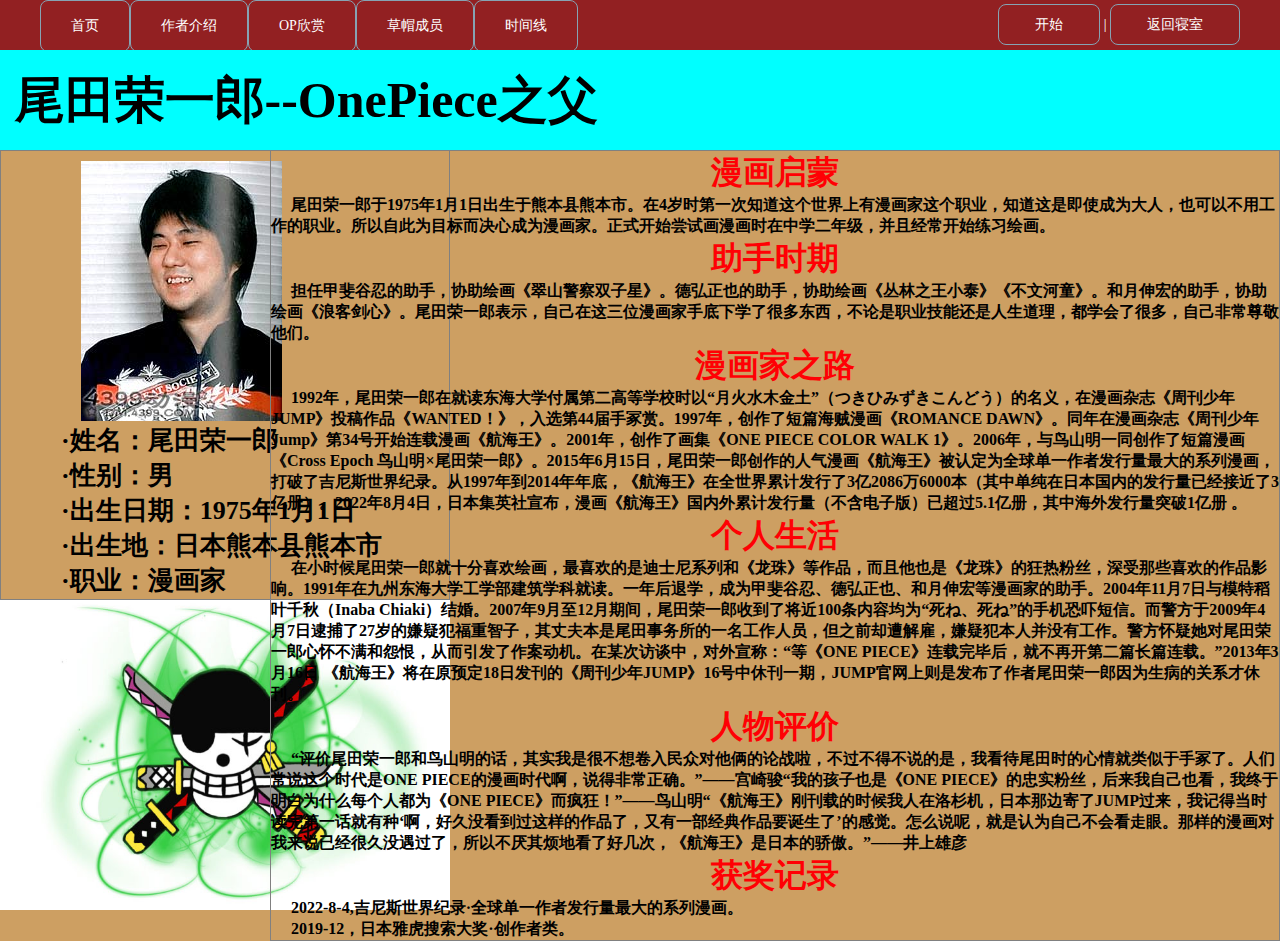
<file: web/author.html>
<!doctype html>
<html>
<head>
<meta charset="utf-8">
<title>作者介绍</title>
<link href="css/index.css" rel="stylesheet" type="text/css">
<link href="css/introduction.css" rel="stylesheet" type="text/css">
<style type="text/css">
body,td,th {
	color: #000000;
}
body {
	background-color: #CD9F62;
}
</style>
</head>

<body>
	<header>
	    <div class="dh">
		     <div class="dhz">
		          <a href="index(1).html">首页</a>
				  <a href="author.html">作者介绍</a>
			      <a href="OP.html">OP欣赏</a>
			      <a href="members.html">草帽成员</a>
			      <a href="time.html">时间线</a>
			 </div>
	      <div class="dhy">
			      <a href="../index.html">开始</a>&nbsp;|
			      <a href="https://sqy901.github.io/">返回寝室</a>
		  </div>
		</div>
	</header>
<table width="200" border="0" class="tit">
  <tbody>
    <tr>
      <th scope="col">&nbsp;尾田荣一郎--OnePiece之父</th>
    </tr>
  </tbody>
</table>
<table width="200" border="1" class="wt">
  <tbody>
    <tr>
      <th scope="col"><img src="../image/999.jpg" class="wtz" width="201" height="260" alt=""/>
		  <h1>·姓名：尾田荣一郎</h1>
		  <h1>·性别：男</h1>
		  <h1>·出生日期：1975年1月1日</h1>
		  <h1>·出生地：日本熊本县熊本市</h1>
		  <h1>·职业：漫画家</h1>
		</th>
    </tr>
  </tbody>
</table>
<img src="../image/123.jpg" class="sl" width="700" height="466" alt=""/>
	
<table width="200" border="1" class="jieshao">
  <tbody>
    <tr>
      <th scope="col" class="js11"><h1 >漫画启蒙</h1>&nbsp;&nbsp;&nbsp;&nbsp;&nbsp;尾田荣一郎于1975年1月1日出生于熊本县熊本市。在4岁时第一次知道这个世界上有漫画家这个职业，知道这是即使成为大人，也可以不用工作的职业。所以自此为目标而决心成为漫画家。正式开始尝试画漫画时在中学二年级，并且经常开始练习绘画。<h1>助手时期</h1>&nbsp;&nbsp;&nbsp;&nbsp;&nbsp;担任甲斐谷忍的助手，协助绘画《翠山警察双子星》。德弘正也的助手，协助绘画《丛林之王小泰》《不文河童》。和月伸宏的助手，协助绘画《浪客剑心》。尾田荣一郎表示，自己在这三位漫画家手底下学了很多东西，不论是职业技能还是人生道理，都学会了很多，自己非常尊敬他们。<h1>漫画家之路</h1>&nbsp;&nbsp;&nbsp;&nbsp;&nbsp;1992年，尾田荣一郎在就读东海大学付属第二高等学校时以“月火水木金土”（つきひみずきこんどう）的名义，在漫画杂志《周刊少年JUMP》投稿作品《WANTED！》，入选第44届手冢赏。1997年，创作了短篇海贼漫画《ROMANCE DAWN》。同年在漫画杂志《周刊少年Jump》第34号开始连载漫画《航海王》。2001年，创作了画集《ONE PIECE COLOR WALK 1》。2006年，与鸟山明一同创作了短篇漫画《Cross Epoch 鸟山明×尾田荣一郎》。2015年6月15日，尾田荣一郎创作的人气漫画《航海王》被认定为全球单一作者发行量最大的系列漫画，打破了吉尼斯世界纪录。从1997年到2014年年底，《航海王》在全世界累计发行了3亿2086万6000本（其中单纯在日本国内的发行量已经接近了3亿册）。2022年8月4日，日本集英社宣布，漫画《航海王》国内外累计发行量（不含电子版）已超过5.1亿册，其中海外发行量突破1亿册  。<h1>个人生活</h1>&nbsp;&nbsp;&nbsp;&nbsp;&nbsp;在小时候尾田荣一郎就十分喜欢绘画，最喜欢的是迪士尼系列和《龙珠》等作品，而且他也是《龙珠》的狂热粉丝，深受那些喜欢的作品影响。1991年在九州东海大学工学部建筑学科就读。一年后退学，成为甲斐谷忍、德弘正也、和月伸宏等漫画家的助手。2004年11月7日与模特稻叶千秋（Inaba Chiaki）结婚。2007年9月至12月期间，尾田荣一郎收到了将近100条内容均为“死ね、死ね”的手机恐吓短信。而警方于2009年4月7日逮捕了27岁的嫌疑犯福重智子，其丈夫本是尾田事务所的一名工作人员，但之前却遭解雇，嫌疑犯本人并没有工作。警方怀疑她对尾田荣一郎心怀不满和怨恨，从而引发了作案动机。在某次访谈中，对外宣称：“等《ONE PIECE》连载完毕后，就不再开第二篇长篇连载。”2013年3月16日 《航海王》将在原预定18日发刊的《周刊少年JUMP》16号中休刊一期，JUMP官网上则是发布了作者尾田荣一郎因为生病的关系才休刊。<h1>人物评价</h1>&nbsp;&nbsp;&nbsp;&nbsp;&nbsp;“评价尾田荣一郎和鸟山明的话，其实我是很不想卷入民众对他俩的论战啦，不过不得不说的是，我看待尾田时的心情就类似于手冢了。人们常说这个时代是ONE PIECE的漫画时代啊，说得非常正确。”——宫崎骏“我的孩子也是《ONE PIECE》的忠实粉丝，后来我自己也看，我终于明白为什么每个人都为《ONE PIECE》而疯狂！”——鸟山明“《航海王》刚刊载的时候我人在洛杉机，日本那边寄了JUMP过来，我记得当时读完第一话就有种‘啊，好久没看到过这样的作品了，又有一部经典作品要诞生了’的感觉。怎么说呢，就是认为自己不会看走眼。那样的漫画对我来说已经很久没遇过了，所以不厌其烦地看了好几次，《航海王》是日本的骄傲。”——井上雄彦<h1>获奖记录</h1>&nbsp;&nbsp;&nbsp;&nbsp;&nbsp;2022-8-4,吉尼斯世界纪录·全球单一作者发行量最大的系列漫画。<h1></h1>&nbsp;&nbsp;&nbsp;&nbsp;&nbsp;2019-12，日本雅虎搜索大奖·创作者类。</th>
    </tr>
  </tbody>
</table>


</body>
</html>
</file>
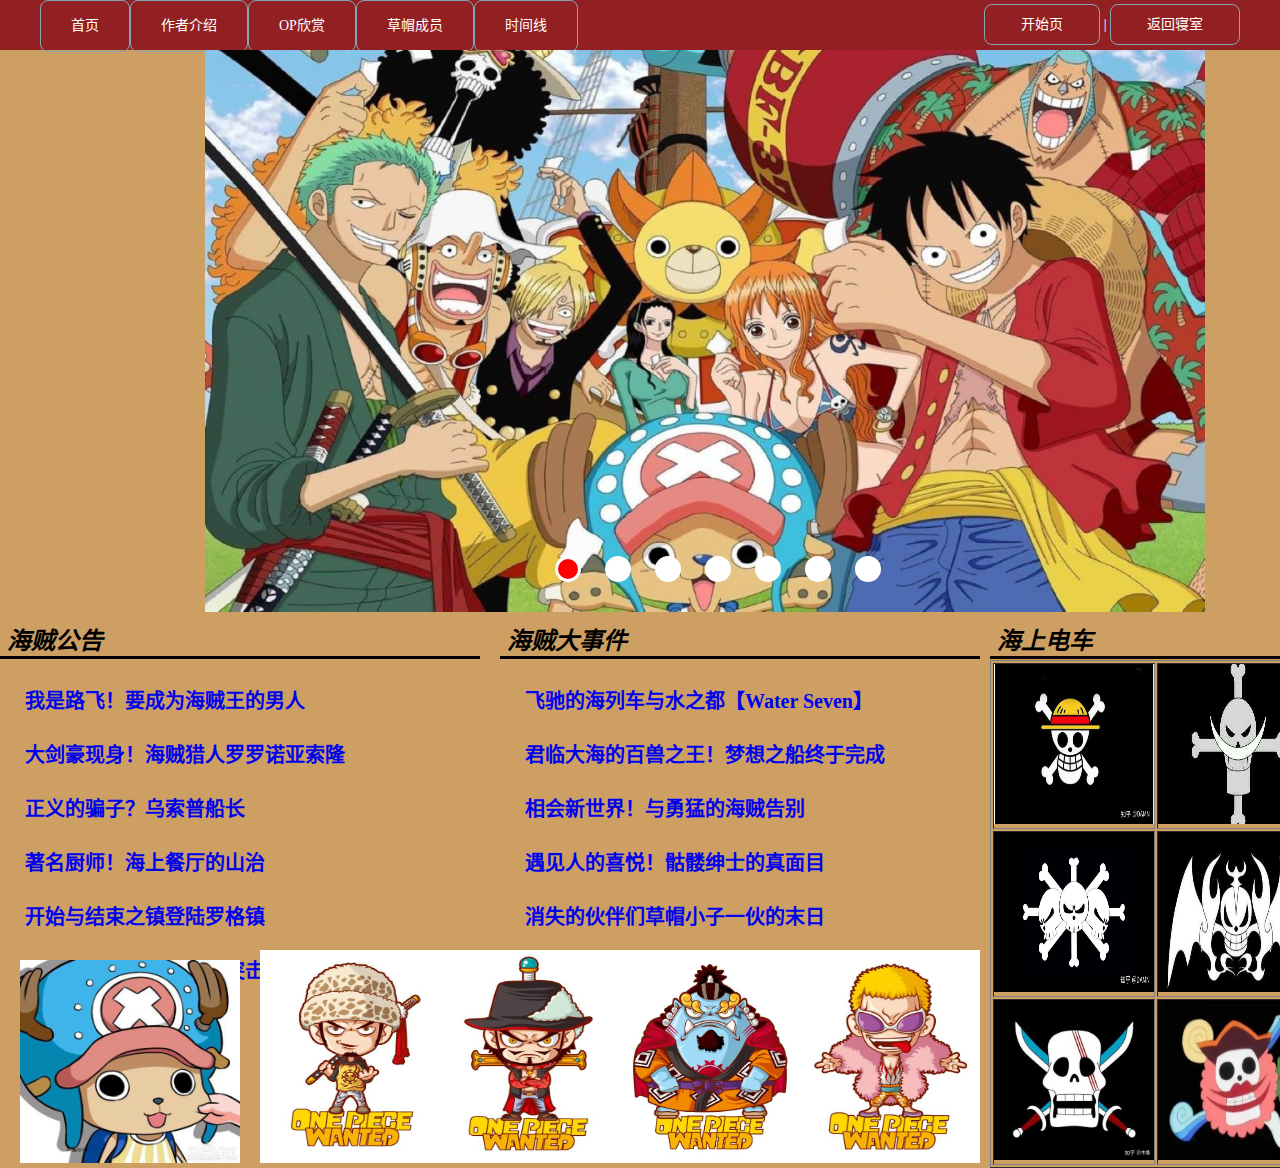
<file: web/index(1).html>
<!DOCTYPE html>
<html lang="zh-CN">
	<head>
		<meta charset="utf-8" />
		<meta name="viewport" content="width=device-width, initial-scale=1.0" />
		<title>海贼王</title>
		<link rel="stylesheet" href="css/css.css" />
		<link href="css/index.css" rel="stylesheet" type="text/css">
		<style type="text/css">
		body,td,th {
	color: #000000;
}
body {
	background-color: #CD9F62;
}
        </style>
		<link href="css/main.css" rel="stylesheet" type="text/css">
    </head>
<body>
	<header>
	    <div class="dh">
		     <div class="dhz">
		          <a href="index(1).html">首页</a>
				  <a href="author.html">作者介绍</a>
			      <a href="OP.html">OP欣赏</a>
			      <a href="members.html">草帽成员</a>
			      <a href="time.html">时间线</a>
			 </div>
	      <div class="dhy">
			      <a href="../index.html">开始页</a>&nbsp;|
			      <a href="https://sqy901.github.io/">返回寝室</a>
		  </div>
		</div>
	</header>
<div class="swiper">
	<input type="radio" name="btn" id="btn1" checked />
			<input type="radio" name="btn" id="btn2" />
			<input type="radio" name="btn" id="btn3" />
			<input type="radio" name="btn" id="btn4" />
			<input type="radio" name="btn" id="btn5" />
			<input type="radio" name="btn" id="btn6" />
			<input type="radio" name="btn" id="btn7" />
			<label for="btn1"></label>
			<label for="btn2"></label>
			<label for="btn3"></label>
			<label for="btn4"></label>
			<label for="btn5"></label>
			<label for="btn6"></label>
			<label for="btn7"></label>
			<div class="imagesc">
				<a href="#"><img src="../image/1.1.jpg" alt=""></a>
				<a href="#"><img src="../image/1.2.jpg" alt=""></a>
				<a href="#"><img src="../image/1.3.jpg" alt=""></a>
				<a href="#"><img src="../image/1.4.jpg" alt=""></a>
				<a href="#"><img src="../image/1.5.jpg" alt=""></a>
				<a href="#"><img src="../image/1.6.jpg" alt=""></a>
				<a href="#"><img src="../image/1.7.jpg" alt=""></a>
			</div>
		</div>
	
<table width="200" border="1" class="title1">
  <tbody>
    <tr>
      <th scope="col"><strong class="z1"><em> &nbsp;海贼公告 </em></strong></th>
    </tr>
  </tbody>
</table>

<table width="200" border="0" class="z2">
  <tbody>
    <tr>
      <th scope="col"><a href="https://www.iqiyi.com/v_19rrok4nt0.html">飞驰的海列车与水之都【Water Seven】</a></th>
    </tr>
    <tr>
      <th scope="row"><a href="https://www.iqiyi.com/v_19rrok4nt0.html">君临大海的百兽之王！梦想之船终于完成</a></th>
    </tr>
    <tr>
      <th scope="row"><a href="https://www.iqiyi.com/v_19rrok4nt0.html">相会新世界！与勇猛的海贼告别</a></th>
    </tr>
    <tr>
      <th scope="row"><a href="https://www.iqiyi.com/v_19rrok4nt0.html">遇见人的喜悦！骷髅绅士的真面目</a></th>
    </tr>
    <tr>
      <th scope="row"><a href="https://www.iqiyi.com/v_19rrok4nt0.html">消失的伙伴们草帽小子一伙的末日</a></th>
    </tr>
    <tr>
      <th scope="row"><a href="https://www.iqiyi.com/v_19rrok4nt0.html">演出开幕 揭开黑胡子的野心</a></th>
    </tr>
  </tbody>
</table>


<table width="200" border="1" class="title2">
  <tbody>
    <tr>
      <th scope="col"><strong class="c1"><em> &nbsp;海贼大事件</em></strong></th>
    </tr>
  </tbody>
</table>
<table width="200" border="0" class="c2">
  <tbody>
    <tr>
      <th scope="col"><a href="https://www.iqiyi.com/v_19rrok4nt0.html">我是路飞！要成为海贼王的男人</a></th>
    </tr>
    <tr>
      <th scope="row"><a href="https://www.iqiyi.com/v_19rrok4nt0.html">大剑豪现身！海贼猎人罗罗诺亚索隆</a></th>
    </tr>
    <tr>
      <th scope="row"><a href="https://www.iqiyi.com/v_19rrok4nt0.html">正义的骗子？乌索普船长</a></th>
    </tr>
    <tr>
      <th scope="row"><a href="https://www.iqiyi.com/v_19rrok4nt0.html">著名厨师！海上餐厅的山治</a></th>
    </tr>
    <tr>
      <th scope="row"><a href="https://www.iqiyi.com/v_19rrok4nt0.html">开始与结束之镇登陆罗格镇</a></th>
    </tr>
    <tr>
      <th scope="row"><a href="https://www.iqiyi.com/v_19rrok4nt0.html">让船向空中去吧！乘上突击的海流</a></th>
    </tr>
  </tbody>
</table>
	
	
<table width="200" border="1" class="title3">
  <tbody>
    <tr>
      <th scope="col"><strong class="y1"><em> &nbsp;海上电车 </em></strong></th>
    </tr>
  </tbody>
</table>
	
<table width="200" border="1" class="t1">
  <tbody>
    <tr>
      <th scope="col"><img src="../image/5.1.jpg" width="873" height="577" alt=""/></th>
      <th scope="col"><img src="../image/5.6.jpg" width="480" height="272" alt=""/></th>
      <th scope="col"><img src="../image/5.4.jpg" width="502" height="378" alt=""/></th>
    </tr>
    <tr>
      <td><img src="../image/5.2.jpg" width="1032" height="584" alt=""/></td>
      <td><img src="../image/5.7.jpg" width="582" height="305" alt=""/></td>
      <td><img src="../image/5.5.jpg" width="1426" height="1000" alt=""/></td>
    </tr>
    <tr>
      <td><img src="../image/5.9.jpg" width="462" height="427" alt=""/></td>
      <td><img src="../image/5.8.jpg" width="502" height="336" alt=""/></td>
      <td><img src="../image/5.3.jpg" width="650" height="433" alt=""/></td>
    </tr>
  </tbody>
</table>
<img src="../image/82.jpg" class="tp1" width="480" height="480" alt=""/>
<img src="../image/78.jpg" class="tp2" width="448" height="596" alt=""/>
<img src="../image/77.jpg" class="tp3" width="491" height="616" alt=""/>
<img src="../image/80.jpg" class="tp4" width="452" height="642" alt=""/>
<img src="../image/81.jpg" class="tp5" width="442" height="587" alt=""/>
</body>
</html>
</file>
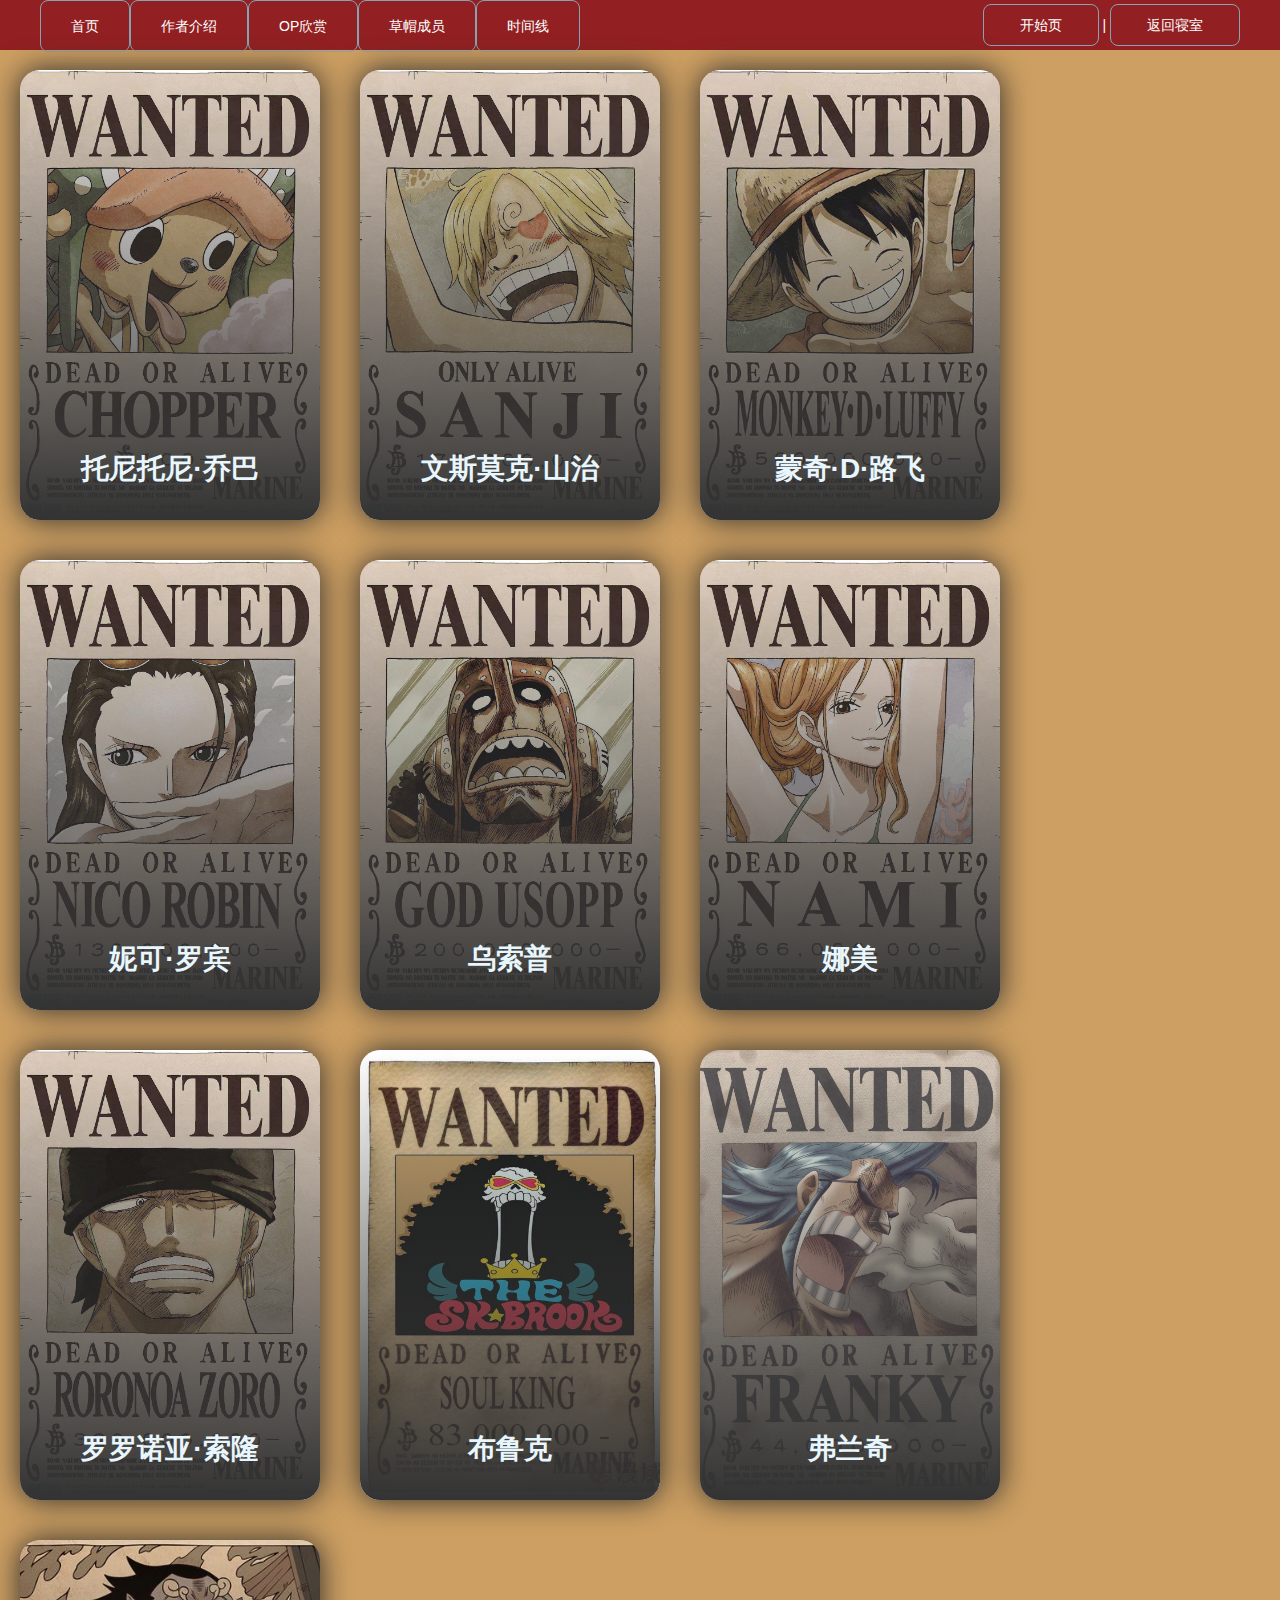
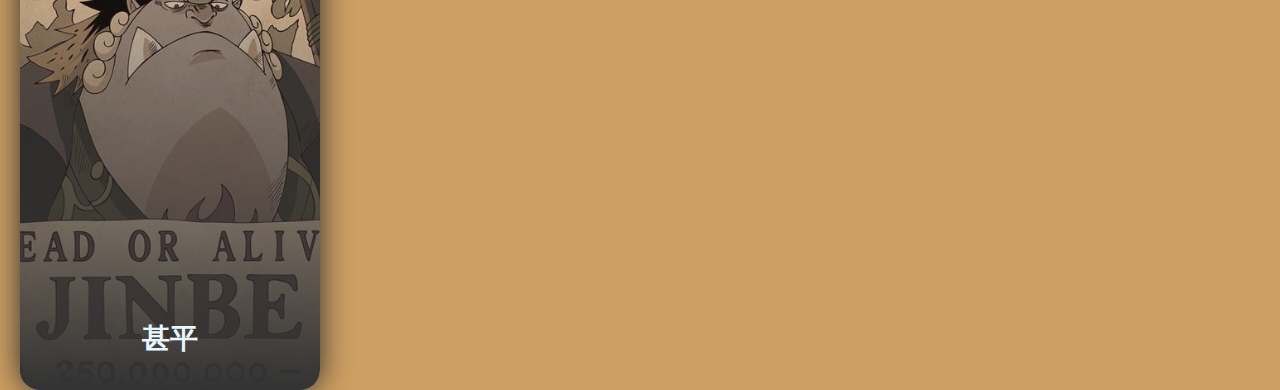
<file: web/members.html>
<!DOCTYPE html>
<html lang="zh-Hans">

<head>
    <meta charset="UTF-8">
    <meta name="viewport" content="width=device-width, initial-scale=1.0">
    <title>草帽成员</title>
    <link rel="stylesheet" href="css/members.css">
	<link href="css/index.css" rel="stylesheet" type="text/css">
</head>

<body>
	<header>
	    <div class="dh">
		     <div class="dhz">
		          <a href="index(1).html">首页</a>
				  <a href="author.html">作者介绍</a>
			      <a href="OP.html">OP欣赏</a>
			      <a href="members.html">草帽成员</a>
				  <a href="time.html">时间线</a>
			 </div>
	      <div class="dhy">
			      <a href="../index.html">开始页</a>&nbsp;|
			      <a href="https://sqy901.github.io/">返回寝室</a>
			 </div>
		</div>
	</header>
    <div class="card">
        <div class="photo">
            <img src="../image/A.jpg">
        </div>
        <h1>托尼托尼·乔巴</h1>
        <h2>爱吃棉花糖的乔巴，船医</h2>
        <p>能力：人人果实。出身：伟大航路·磁鼓岛-无名国。目标：成为“万能药”。</p>
        <a href="https://baike.sogou.com/v427524.htm">了解更多</a>
    </div>
    <div class="card">
        <div class="photo">
            <img src="../image/B.jpg">
        </div>
        <h1>文斯莫克·山治</h1>
        <h2>黑足，厨师</h2>
        <p>能力：踢技，武装色霸气，见闻色霸气，战斗服。出身：北海-杰尔玛王国。目标：找到All Blue。</p>
        <a href="https://baike.sogou.com/v120347.htm">了解更多</a>
    </div>
    <div class="card">
        <div class="photo">
            <img src="../image/C.jpg">
        </div>
        <h1>蒙奇·D·路飞</h1>
        <h2>草帽，船长</h2>
        <p>能力：橡胶果实，霸王色霸气，武装色霸气，见闻色霸气，体术。出身：东海-哥亚王国-风车镇。目标：成为海贼王。</p>
        <a href="https://baike.sogou.com/v427519.htm">了解更多</a>
    </div>
	<div class="card">
        <div class="photo">
            <img src="../image/D.jpg">
        </div>
        <h1>妮可·罗宾</h1>
        <h2>恶魔之子，考古学家</h2>
        <p>能力：花花果实。出身：西海-欧哈拉。目标：解开历史正文。</p>
        <a href="https://baike.sogou.com/v49057.htm">了解更多</a>
    </div>
	<div class="card">
        <div class="photo">
            <img src="../image/E.jpg">
        </div>
        <h1>乌索普</h1>
        <h2>狙击王，狙击手</h2>
        <p>能力：狙击。出身：东海-西罗普村。目标：成为勇敢的海上战士。</p>
        <a href="https://baike.sogou.com/v115255.htm">了解更多</a>
    </div>
    <div class="card">
        <div class="photo">
            <img src="../image/F.jpg">
        </div>
        <h1>娜美</h1>
        <h2>小贼猫，航海士</h2>
        <p>能力：武器天候棒。出身：东海-可可亚西村。目标：绘制世界地图。</p>
        <a href="https://baike.sogou.com/v64453627.htm">了解更多</a>
    </div>
	<div class="card">
        <div class="photo">
            <img src="../image/G.jpg">
        </div>
        <h1>罗罗诺亚·索隆</h1>
        <h2>海贼猎人，剑士</h2>
        <p>能力：剑术，武装色霸气，见闻色霸气。出身：东海-霜月村。目标：成为世界第一的大剑豪。</p>
        <a href="https://baike.sogou.com/v283474.htm">了解更多</a>
    </div>
	<div class="card">
        <div class="photo">
            <img src="../image/H.jpg">
        </div>
        <h1>布鲁克</h1>
        <h2>灵魂之王，音乐家</h2>
        <p>能力：黄泉果实，剑术。出身：西海某国。目标：与拉布汇合。</p>
        <a href="https://baike.sogou.com/v157956.htm">了解更多</a>
    </div>
	<div class="card">
        <div class="photo">
            <img src="../image/I.jpg">
        </div>
        <h1>弗兰奇</h1>
        <h2>改造人，船匠</h2>
        <p>能力：改造武器。出身：南海某国。目标：乘坐自己制作的梦想之船绕伟大航线一周。</p>
        <a href="https://baike.sogou.com/v157962.htm">了解更多</a>
    </div>
	<div class="card">
        <div class="photo">
            <img src="../image/J.jpg">
        </div>
        <h1>甚平</h1>
        <h2>海侠，舵手</h2>
        <p>能力：鱼人空手道、鱼人柔术、武装色霸气。出身：鱼人岛。目标：帮助路飞成为海贼王，让鱼人族获得真正的自由。</p>
        <a href="https://baike.sogou.com/v5242257.htm">了解更多</a>
    </div>
</body>

</html>
</file>
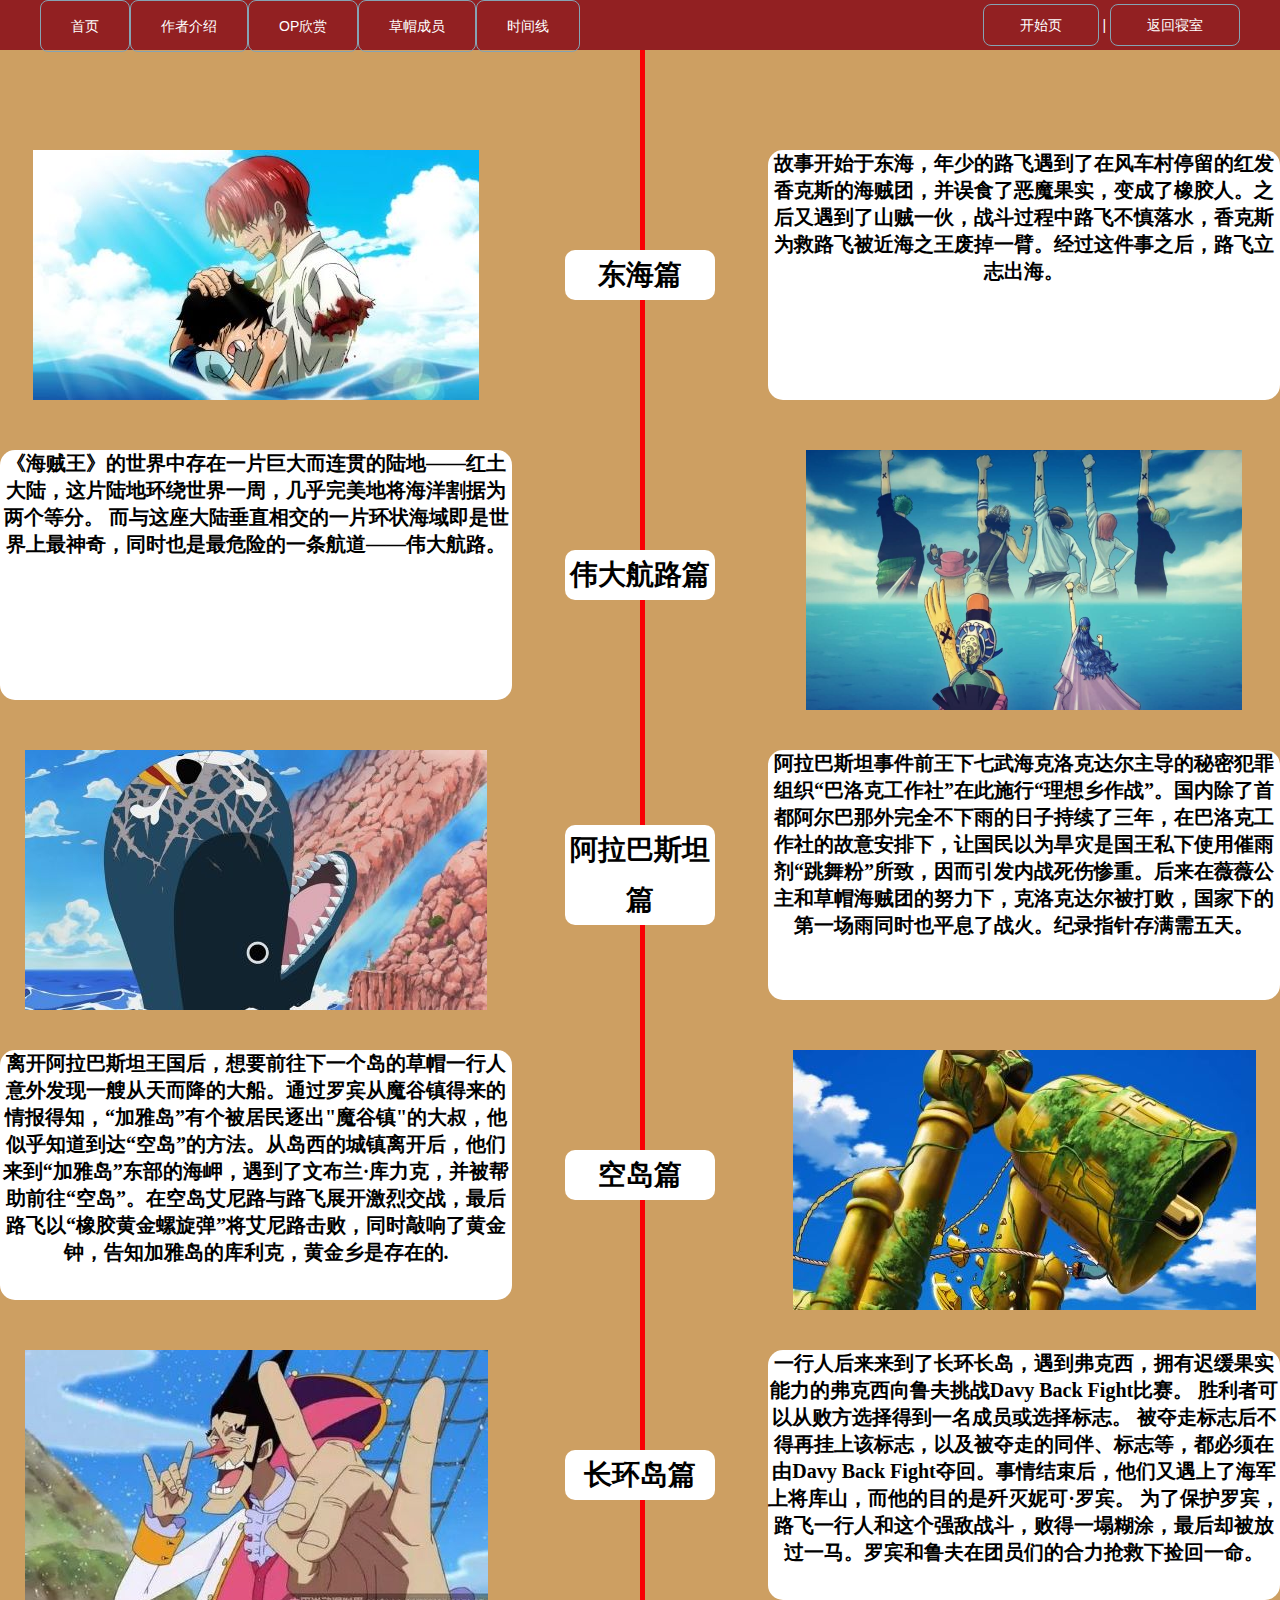
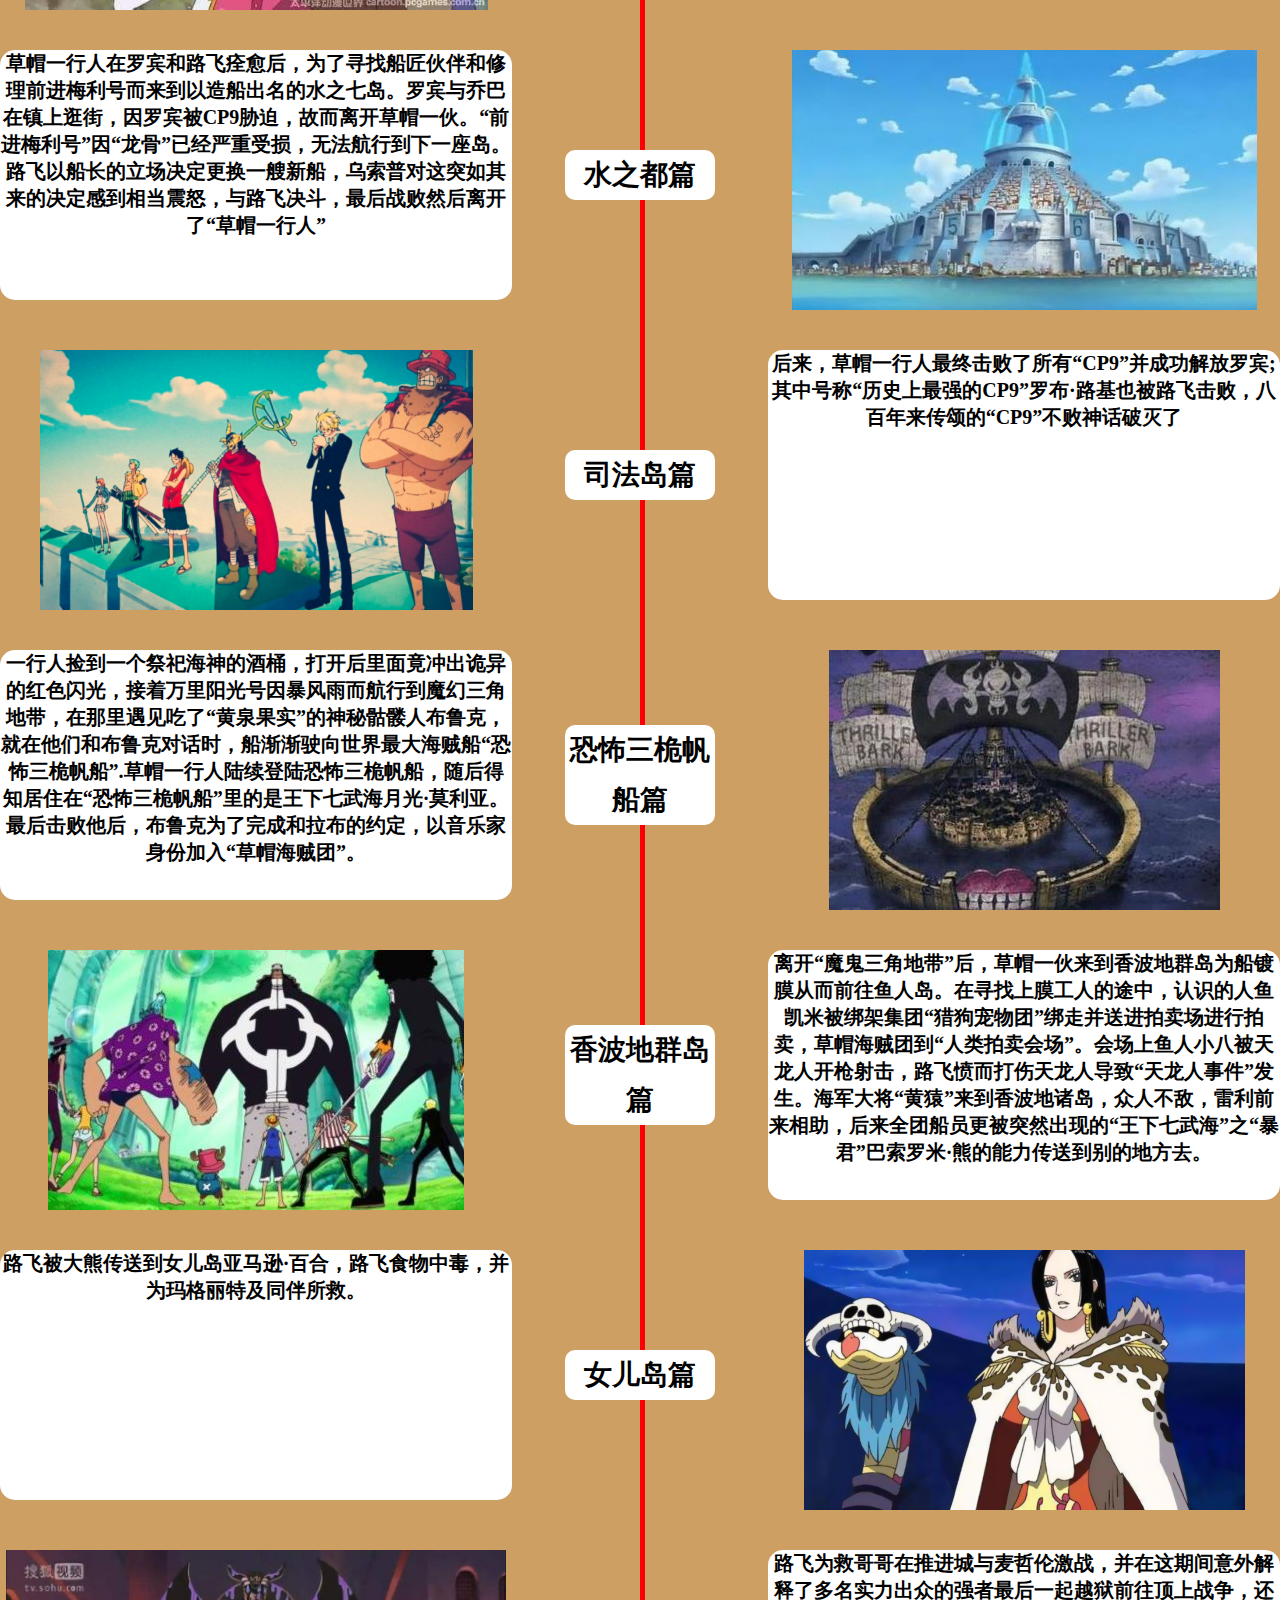
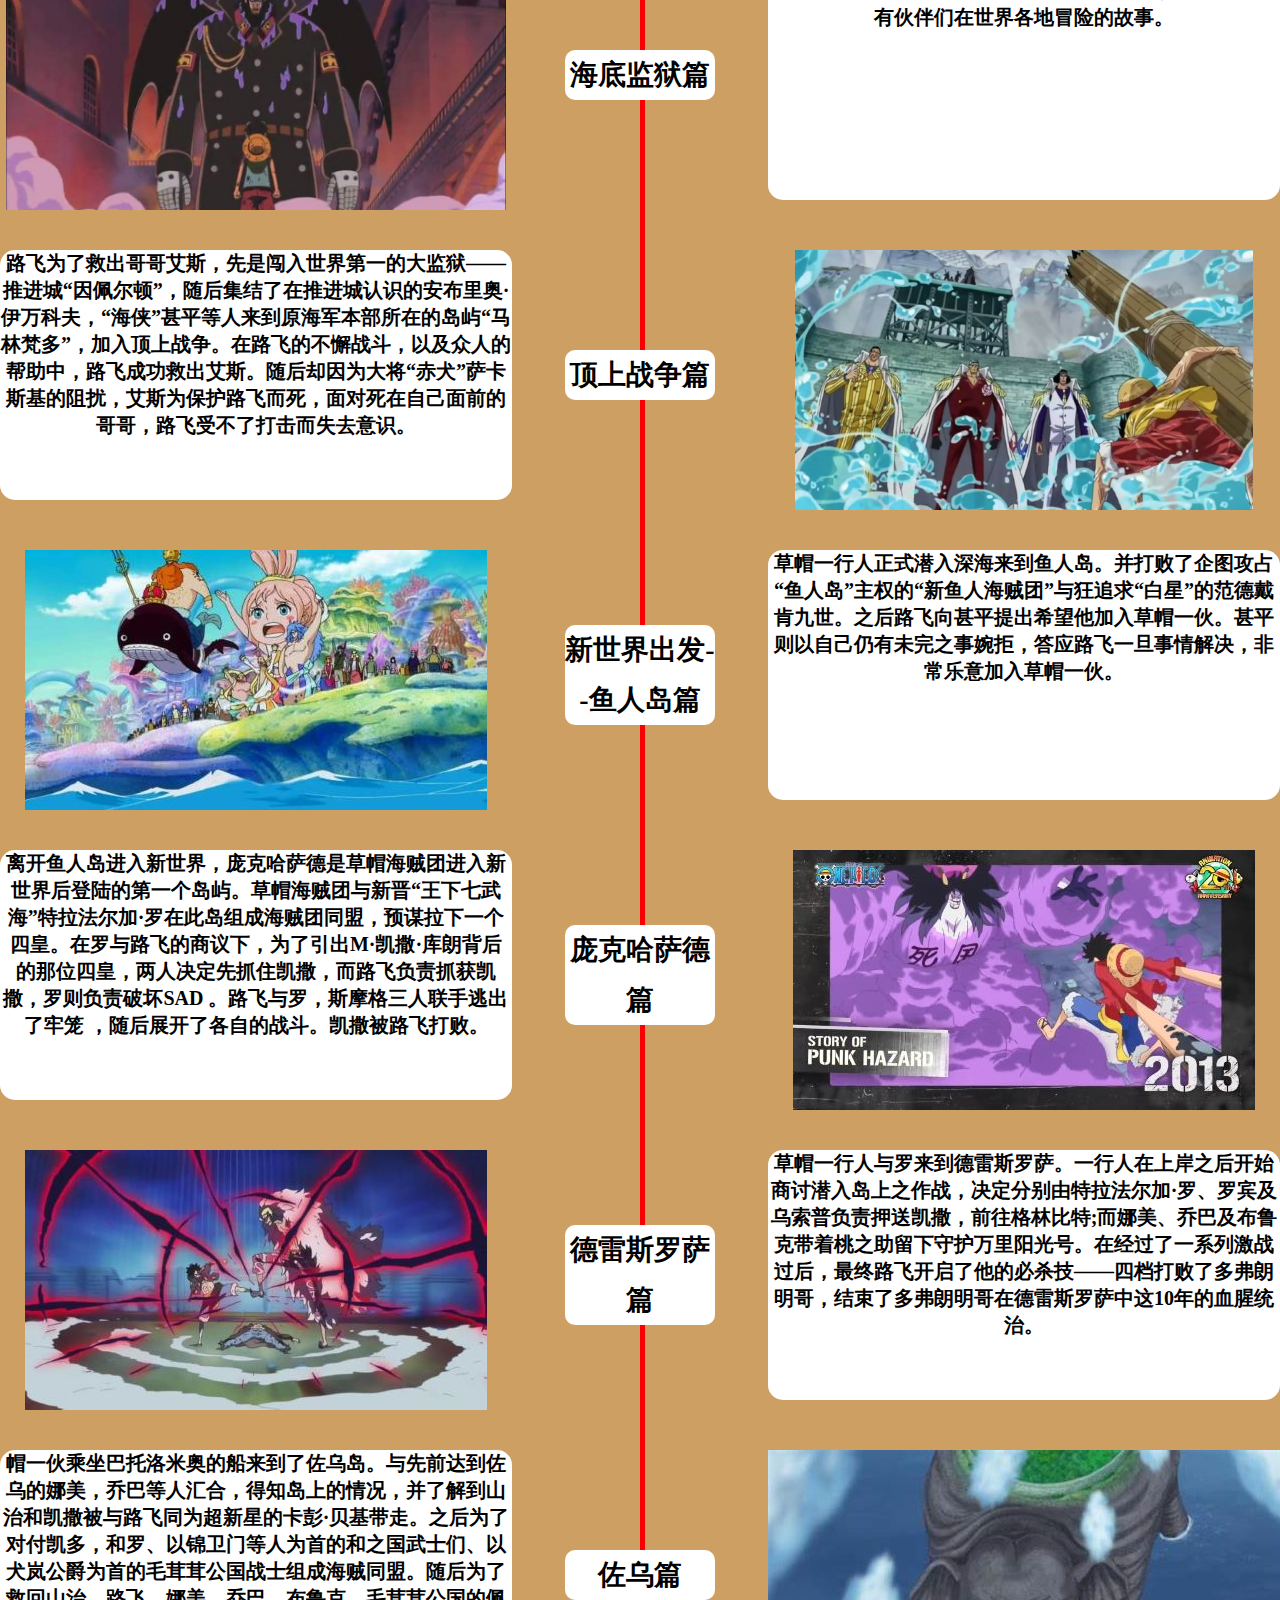
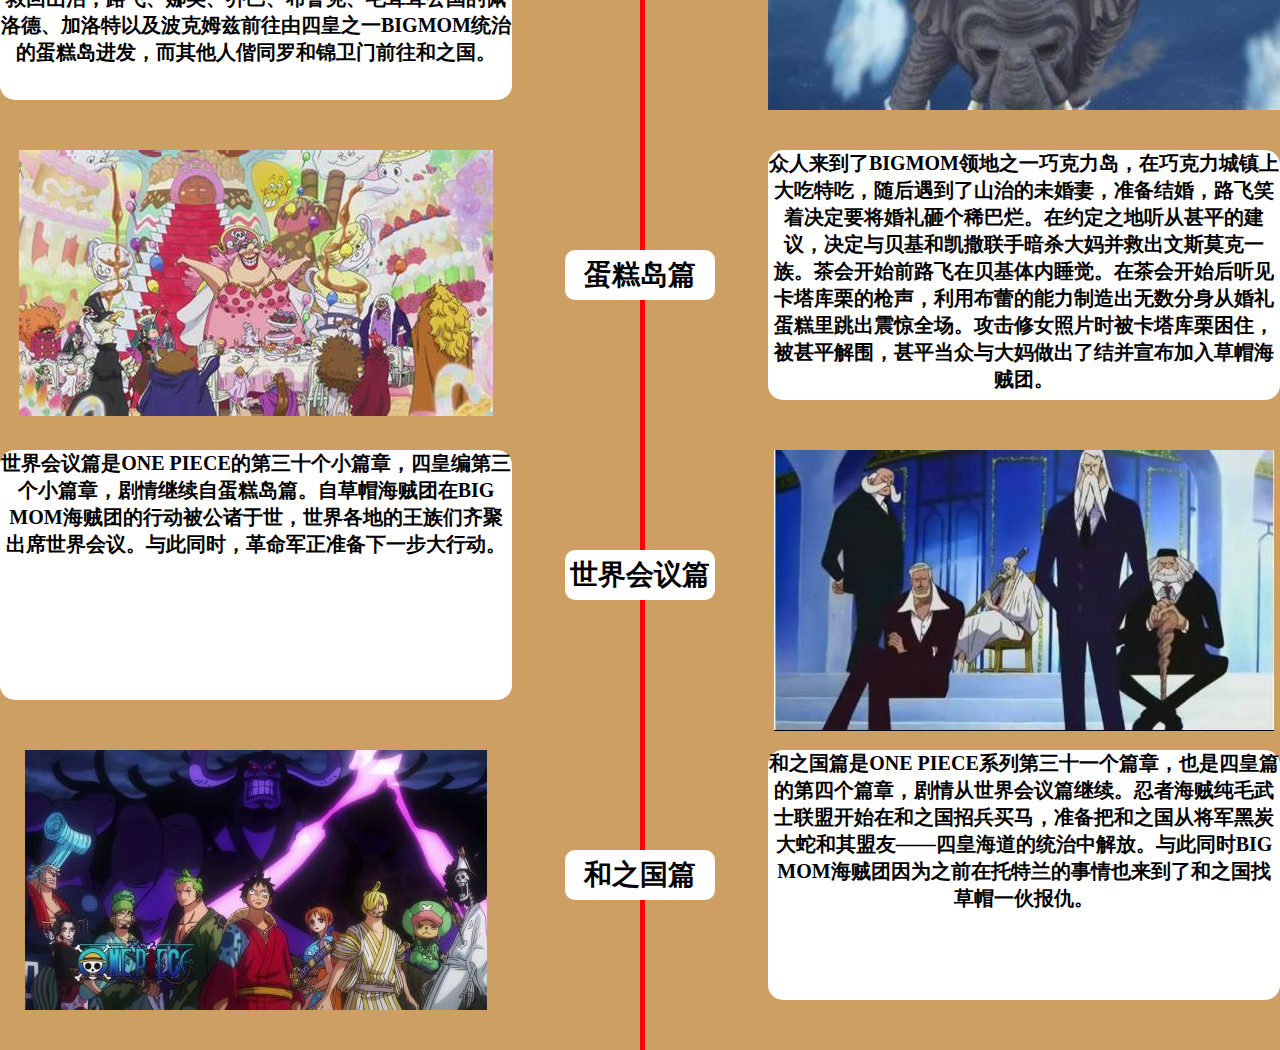
<file: web/time.html>
<!doctype html>
<html>
<head>
<meta charset="utf-8">
<title>时间轴</title>
<link rel="stylesheet" href="css/members.css">
<link href="css/index.css" rel="stylesheet" type="text/css">
<link href="css/time.css" rel="stylesheet" type="text/css">
</head>

<body>
	<header>
	    <div class="dh">
		     <div class="dhz">
		          <a href="index(1).html">首页</a>
				  <a href="author.html">作者介绍</a>
			      <a href="OP.html">OP欣赏</a>
			      <a href="members.html">草帽成员</a>
			      <a href="time.html">时间线</a>
			 </div>
	      <div class="dhy">
			      <a href="../index.html">开始页</a>&nbsp;|
			      <a href="https://sqy901.github.io/">返回寝室</a>
			 </div>
		</div>
	</header>
	<div class="wrap">
		<div class="box">
			<div class="left">
		    <img src="../image/3.1.jpg" width="446" height="250" alt=""/> </div>
			<div class="center">
				<span>
					东海篇
				</span>
			</div>
			<div class="right">
				故事开始于东海，年少的路飞遇到了在风车村停留的红发香克斯的海贼团，并误食了恶魔果实，变成了橡胶人。之后又遇到了山贼一伙，战斗过程中路飞不慎落水，香克斯为救路飞被近海之王废掉一臂。经过这件事之后，路飞立志出海。
			</div>
		</div>
		<div class="box">
			<div class="left">
				《海贼王》的世界中存在一片巨大而连贯的陆地——红土大陆，这片陆地环绕世界一周，几乎完美地将海洋割据为两个等分。 而与这座大陆垂直相交的一片环状海域即是世界上最神奇，同时也是最危险的一条航道——伟大航路。
			</div>
			<div class="center">
				<span>
					伟大航路篇
				</span>
			</div>
			<div class="right">
		    <img src="../image/3.2.png" width="436" height="260" alt=""/> </div>
		</div>
		<div class="box">
			<div class="left">
		    <img src="../image/3.3.jpg" width="462" height="260" alt=""/> </div>
            <div class="center"> 
				<span>
					阿拉巴斯坦篇
				</span> 
			</div>
			<div class="right">
				阿拉巴斯坦事件前王下七武海克洛克达尔主导的秘密犯罪组织“巴洛克工作社”在此施行“理想乡作战”。国内除了首都阿尔巴那外完全不下雨的日子持续了三年，在巴洛克工作社的故意安排下，让国民以为旱灾是国王私下使用催雨剂“跳舞粉”所致，因而引发内战死伤惨重。后来在薇薇公主和草帽海贼团的努力下，克洛克达尔被打败，国家下的第一场雨同时也平息了战火。纪录指针存满需五天。
			</div>
		</div>
		<div class="box">
			<div class="left">
				离开阿拉巴斯坦王国后，想要前往下一个岛的草帽一行人意外发现一艘从天而降的大船。通过罗宾从魔谷镇得来的情报得知，“加雅岛”有个被居民逐出"魔谷镇"的大叔，他似乎知道到达“空岛”的方法。从岛西的城镇离开后，他们来到“加雅岛”东部的海岬，遇到了文布兰·库力克，并被帮助前往“空岛”。在空岛艾尼路与路飞展开激烈交战，最后路飞以“橡胶黄金螺旋弹”将艾尼路击败，同时敲响了黄金钟，告知加雅岛的库利克，黄金乡是存在的.
			</div>
			<div class="center">
				<span>
					空岛篇
				</span>
			</div>
			<div class="right">
		    <img src="../image/3.4.jpg" width="463" height="260" alt=""/> </div>
		</div>
		<div class="box">
			<div class="left">
		    <img src="../image/3.5.jpg" width="463" height="260" alt=""/> </div>
			<div class="center">
				<span>
					长环岛篇
				</span>
			</div>
			<div class="right">
				一行人后来来到了长环长岛，遇到弗克西，拥有迟缓果实能力的弗克西向鲁夫挑战Davy Back Fight比赛。 胜利者可以从败方选择得到一名成员或选择标志。 被夺走标志后不得再挂上该标志，以及被夺走的同伴、标志等，都必须在由Davy Back Fight夺回。事情结束后，他们又遇上了海军上将库山，而他的目的是歼灭妮可·罗宾。 为了保护罗宾，路飞一行人和这个强敌战斗，败得一塌糊涂，最后却被放过一马。罗宾和鲁夫在团员们的合力抢救下捡回一命。
			</div>
		</div>
		<div class="box">
			<div class="left">
				草帽一行人在罗宾和路飞痊愈后，为了寻找船匠伙伴和修理前进梅利号而来到以造船出名的水之七岛。罗宾与乔巴在镇上逛街，因罗宾被CP9胁迫，故而离开草帽一伙。“前进梅利号”因“龙骨”已经严重受损，无法航行到下一座岛。路飞以船长的立场决定更换一艘新船，乌索普对这突如其来的决定感到相当震怒，与路飞决斗，最后战败然后离开了“草帽一行人”
			</div>
			<div class="center">
				<span>
					水之都篇
				</span>
			</div>
			<div class="right">
		    <img src="../image/3.6.jpg" width="465" height="260" alt=""/> </div>
		</div>
		<div class="box">
			<div class="left">
		    <img src="../image/3.7.png" width="433" height="260" alt=""/> </div>
			<div class="center">
				<span>
					司法岛篇
				</span>
			</div>
			<div class="right">
				后来，草帽一行人最终击败了所有“CP9”并成功解放罗宾;其中号称“历史上最强的CP9”罗布·路基也被路飞击败，八百年来传颂的“CP9”不败神话破灭了
			</div>
		</div>
		<div class="box">
			<div class="left">
			  一行人捡到一个祭祀海神的酒桶，打开后里面竟冲出诡异的红色闪光，接着万里阳光号因暴风雨而航行到魔幻三角地带，在那里遇见吃了“黄泉果实”的神秘骷髅人布鲁克，就在他们和布鲁克对话时，船渐渐驶向世界最大海贼船“恐怖三桅帆船”.草帽一行人陆续登陆恐怖三桅帆船，随后得知居住在“恐怖三桅帆船”里的是王下七武海月光·莫利亚。最后击败他后，布鲁克为了完成和拉布的约定，以音乐家身份加入“草帽海贼团”。
			</div>
			<div class="center">
				<span>
					恐怖三桅帆船篇
				</span>
			</div>
			<div class="right">
		    <img src="../image/3.8.jpg" width="391" height="260" alt=""/> </div>
		</div>
		<div class="box">
			<div class="left">
		    <img src="../image/3.9.jpg" width="416" height="260" alt=""/> </div>
			<div class="center">
				<span>
					香波地群岛篇
				</span>
			</div>
			<div class="right">
				离开“魔鬼三角地带”后，草帽一伙来到香波地群岛为船镀膜从而前往鱼人岛。在寻找上膜工人的途中，认识的人鱼凯米被绑架集团“猎狗宠物团”绑走并送进拍卖场进行拍卖，草帽海贼团到“人类拍卖会场”。会场上鱼人小八被天龙人开枪射击，路飞愤而打伤天龙人导致“天龙人事件”发生。海军大将“黄猿”来到香波地诸岛，众人不敌，雷利前来相助，后来全团船员更被突然出现的“王下七武海”之“暴君”巴索罗米·熊的能力传送到别的地方去。
			</div>
		</div>
		<div class="box">
			<div class="left">
				路飞被大熊传送到女儿岛亚马逊·百合，路飞食物中毒，并为玛格丽特及同伴所救。
			</div>
			<div class="center">
				<span>
					女儿岛篇
				</span>
			</div>
			<div class="right">
		    <img src="../image/3.10.png" width="441" height="260" alt=""/> </div>
		</div>
		<div class="box">
			<div class="left">
		    <img src="../image/3.11.png" width="500" height="260" alt=""/> </div>
			<div class="center">
				<span>
					海底监狱篇
				</span>
			</div>
			<div class="right">
				路飞为救哥哥在推进城与麦哲伦激战，并在这期间意外解释了多名实力出众的强者最后一起越狱前往顶上战争，还有伙伴们在世界各地冒险的故事。
			</div>
		</div>
		<div class="box">
			<div class="left">
				路飞为了救出哥哥艾斯，先是闯入世界第一的大监狱——推进城“因佩尔顿”，随后集结了在推进城认识的安布里奥·伊万科夫，“海侠”甚平等人来到原海军本部所在的岛屿“马林梵多”，加入顶上战争。在路飞的不懈战斗，以及众人的帮助中，路飞成功救出艾斯。随后却因为大将“赤犬”萨卡斯基的阻扰，艾斯为保护路飞而死，面对死在自己面前的哥哥，路飞受不了打击而失去意识。
			</div>
			<div class="center">
				<span>
					顶上战争篇
				</span>
			</div>
			<div class="right">
		    <img src="../image/3.12.png" width="458" height="260" alt=""/> </div>
		</div>
		<div class="box">
			<div class="left">
		    <img src="../image/3.13.jpg" width="462" height="260" alt=""/> </div>
			<div class="center">
				<span>
					新世界出发--鱼人岛篇
				</span>
			</div>
			<div class="right">
				草帽一行人正式潜入深海来到鱼人岛。并打败了企图攻占“鱼人岛”主权的“新鱼人海贼团”与狂追求“白星”的范德戴肯九世。之后路飞向甚平提出希望他加入草帽一伙。甚平则以自己仍有未完之事婉拒，答应路飞一旦事情解决，非常乐意加入草帽一伙。
			</div>
		</div>
		<div class="box">
			<div class="left">
				离开鱼人岛进入新世界，庞克哈萨德是草帽海贼团进入新世界后登陆的第一个岛屿。草帽海贼团与新晋“王下七武海”特拉法尔加·罗在此岛组成海贼团同盟，预谋拉下一个四皇。在罗与路飞的商议下，为了引出M·凯撒·库朗背后的那位四皇，两人决定先抓住凯撒，而路飞负责抓获凯撒，罗则负责破坏SAD 。路飞与罗，斯摩格三人联手逃出了牢笼 ，随后展开了各自的战斗。凯撒被路飞打败。
			</div>
			<div class="center">
				<span>
					庞克哈萨德篇
				</span>
			</div>
			<div class="right">
		    <img src="../image/3.14.jpg" width="462" height="260" alt=""/> </div>
		</div>
		<div class="box">
			<div class="left">
		    <img src="../image/3.15.jpg" width="462" height="260" alt=""/> </div>
			<div class="center">
				<span>
					德雷斯罗萨篇
				</span>
			</div>
			<div class="right">
				草帽一行人与罗来到德雷斯罗萨。一行人在上岸之后开始商讨潜入岛上之作战，决定分别由特拉法尔加·罗、罗宾及乌索普负责押送凯撒，前往格林比特;而娜美、乔巴及布鲁克带着桃之助留下守护万里阳光号。在经过了一系列激战过后，最终路飞开启了他的必杀技——四档打败了多弗朗明哥，结束了多弗朗明哥在德雷斯罗萨中这10年的血腥统治。
			</div>
		</div>
		<div class="box">
			<div class="left">
				帽一伙乘坐巴托洛米奥的船来到了佐乌岛。与先前达到佐乌的娜美，乔巴等人汇合，得知岛上的情况，并了解到山治和凯撒被与路飞同为超新星的卡彭·贝基带走。之后为了对付凯多，和罗、以锦卫门等人为首的和之国武士们、以犬岚公爵为首的毛茸茸公国战士组成海贼同盟。随后为了救回山治，路飞、娜美、乔巴、布鲁克、毛茸茸公国的佩洛德、加洛特以及波克姆兹前往由四皇之一BIGMOM统治的蛋糕岛进发，而其他人偕同罗和锦卫门前往和之国。
			</div>
			<div class="center">
				<span>
					佐乌篇
				</span>
			</div>
			<div class="right">
		    <img src="../image/3.16.jpg" width="516" height="260" alt=""/> </div>
		</div>
		<div class="box">
			<div class="left">
		    <img src="../image/3.17.jpg" width="474" height="266" alt=""/> </div>
			<div class="center">
				<span>
					蛋糕岛篇
				</span>
			</div>
			<div class="right">
				众人来到了BIGMOM领地之一巧克力岛，在巧克力城镇上大吃特吃，随后遇到了山治的未婚妻，准备结婚，路飞笑着决定要将婚礼砸个稀巴烂。在约定之地听从甚平的建议，决定与贝基和凯撒联手暗杀大妈并救出文斯莫克一族。茶会开始前路飞在贝基体内睡觉。在茶会开始后听见卡塔库栗的枪声，利用布蕾的能力制造出无数分身从婚礼蛋糕里跳出震惊全场。攻击修女照片时被卡塔库栗困住，被甚平解围，甚平当众与大妈做出了结并宣布加入草帽海贼团。
			</div>
		</div>
		<div class="box">
			<div class="left">
				世界会议篇是ONE PIECE的第三十个小篇章，四皇编第三个小篇章，剧情继续自蛋糕岛篇。自草帽海贼团在BIG MOM海贼团的行动被公诸于世，世界各地的王族们齐聚出席世界会议。与此同时，革命军正准备下一步大行动。
			</div>
			<div class="center">
				<span>
					世界会议篇
				</span>
			</div>
			<div class="right">
		    <img src="../image/3.18.jpg" width="500" height="281" alt=""/> </div>
		</div>
		<div class="box">
			<div class="left">
		    <img src="../image/3.19.jpg" width="462" height="260" alt=""/> </div>
			<div class="center">
				<span>
					和之国篇
				</span>
			</div>
			<div class="right">
				和之国篇是ONE PIECE系列第三十一个篇章，也是四皇篇的第四个篇章，剧情从世界会议篇继续。忍者海贼纯毛武士联盟开始在和之国招兵买马，准备把和之国从将军黑炭大蛇和其盟友——四皇海道的统治中解放。与此同时BIG MOM海贼团因为之前在托特兰的事情也来到了和之国找草帽一伙报仇。
			</div>
		</div>
	</div>
</body>
</html>
</file>
<file: web/css/index.css>
@import url("css.css");
*{margin: 0;padding: 0;}
a{text-decoration: none;}


header{width: 100%;height: 50px;background: #922022;}
.dh{width: 1200px;height: 50px;color: #FFFFFF;font-size: 14px;margin: 0 auto;}
.dhz{float: left;height: 50px;line-height: 50px;}
.dhz a{float: left;color: #FFFFFF;padding: 0 30px;}
.dhy{height: 50px;line-height: 50px;float: right;}
.dhy a{color: #FFFFFF;}
.op{position: relative;top:100px;left: 1%;}
.asd{
	position:relative;
	width:40%;
	top:135px;
	left: 2%;;
	height:300px;
	border-radius: 15px;
	color:rgba(0,0,0,1.00);
	font: 900 20px '';
	background-color:  rgba(255,255,255,1.00);
}
.qwe{
	position:absolute;
	width:10%;
	top:220px;
	right:16%;
	height:42px;
	border-radius: 15px;
	color:rgba(0,0,0,1.00);
	font: 900 30px '';
	text-align: center;
	color:#FF0004;
	background-color:  rgba(255,255,255,1.00);
}
</file>
<file: web/css/introduction.css>
* {
	padding: 0;
	margin: 0;
}
.tit{
	position: absolute;top:50px; width: 1920px; height: 100px;background-color: aqua;text-align: left;font-size: 50px;
	
}
.wt{
	border-collapse: collapse;
	position: absolute;top:150px;width: 450px;height: 450px;
}
.wtz{
	position: absolute;top: 10px;left:80px;
}
.sl{
	position: absolute;top:50px;width: 450px; height: 310px;top:600px;
}
.wt h1{
	text-align: left;
	font-size: 26px;
	position: relative;
	top: 135px;
	left: 60px;
}
.jieshao{
	border-collapse: collapse;
	position: absolute;top:150px;width: 1010px; height: 760px;right: 0;
	text-align: left;
}
.js11{
	position: relative;
	top: 0px;
}
.js11 h1{
	text-align: center;
	color: #FF0004;
}
</file>
<file: web/css/css.css>
* {
	padding: 0;
	margin: 0;
}
body {
	display: flex;
	justify-content: flex-start;
	flex-wrap: wrap;
	align-items: center;
}
.dh a{
	color: #e8f6fd;
    text-decoration: none;
    padding: 12px 36px;
    border: 1px solid #86a3b3;
    border-radius: 8px;
}
.dh a:hover {
    color: #Fff;
    background-color: #86a3b3;
}
.swiper {
	position: absolute;
	top:50px;
	left:16%;
	width: 1000px;
	height: 562px;
	overflow: hidden;
}
input {
	display: none;
}
label {
	position: absolute;
	bottom: 30px;
	width: 20px;
	height: 20px;
	border: 3px solid #fff;
	border-radius: 50%;
	background-color: #fff;
}
label[for="btn1"] {
	left: 35%;
}
label[for="btn2"] {
	left: 40%;
}
label[for="btn3"] {
	left: 45%;
}
label[for="btn4"] {
	left: 50%;
}
label[for="btn5"] {
	left: 55%;
}
label[for="btn6"] {
	left: 60%;
}
label[for="btn7"] {
	left: 65%;
}
.imagesc{
	display: flex;
	width: calc(1000px * 7);
	transition: all 0.5s;
}
.imagesc a{
	list-style-type: none;
	text-decoration: none;
}
.swiper .imagesc img{
	width: 1000px;
	height: 562px;
}
#btn1:checked ~ .imagesc {
	margin-left: 0;
}
#btn2:checked ~ .imagesc {
	margin-left: -1000px;
}
#btn3:checked ~ .imagesc {
	margin-left: calc(-1000px * 2);
}
#btn4:checked ~ .imagesc {
	margin-left: calc(-1000px * 3);
}
#btn5:checked ~ .imagesc {
	margin-left: calc(-1000px * 4);
}
#btn6:checked ~ .imagesc {
	margin-left: calc(-1000px * 5);
}
#btn7:checked ~ .imagesc {
	margin-left: calc(-1000px * 6);
}
#btn1:checked ~ label[for="btn1"] {
	background-color: #f00;
}
#btn2:checked ~ label[for="btn2"] {
	background-color: #f00;
}
#btn3:checked ~ label[for="btn3"] {
	background-color: #f00;
}
#btn4:checked ~ label[for="btn4"] {
	background-color: #f00;
}
#btn5:checked ~ label[for="btn5"] {
	background-color: #f00;
}
#btn6:checked ~ label[for="btn6"] {
	background-color: #f00;
}
#btn7:checked ~ label[for="btn7"] {
	background-color: #f00;
}
.tabl1 {
}
</file>
<file: web/css/main.css>
.title1{
	position: absolute;
	top:620px;
	width: 480px;
	left: 0px;
	border-collapse: collapse;
	border-left: #CD9F62;
	border-right: #CD9F62;
	border-top: #CD9F62;
	border-bottom:solid;
}
.title2{
	position: absolute;
	top:620px;
	width: 480px;
	left: 500px;
	border-collapse: collapse;
	border-left: #CD9F62;
	border-right: #CD9F62;
	border-top: #CD9F62;
	border-bottom:solid;
}
.title3{
	position: absolute;
	top:620px;
	width: 480px;
	left: 990px;
	border-collapse: collapse;
	border-left: #CD9F62;
	border-right: #CD9F62;
	border-top: #CD9F62;
	border-bottom:solid;
}
.c1{
	float:left;
	font-size: 24px;
}
.c2{
	position: absolute;
	top:660px;
	width: 480px;
	height: 50px;
	left: 0px;
	text-align: left;
	font-family:宋体;
	font-size: 20px;
	border-spacing:25px; 
}
.y1{
	float:left;
	font-size: 24px;
}
.z1{
	float:left;
	font-size: 24px;
}
.z2{
	position: absolute;
	top:660px;
	width: 480px;
	height: 50px;
	left: 500px;
	text-align: left;
	font-family:宋体;
	font-size: 20px;
	border-spacing:25px; 
}
.t1 {
	position: absolute;
	top: 660px;
	left:990px;
}
.t1 img{
	width:160px;
	height:160px;
}
.tp1{
	width: 220px;
	height:203px;
	position: absolute;
	left:20px;
	top:960px;
}
.tp2{
	width: 180px;
	height:213px;
	position: absolute;
	left:800px;
	top:950px;
}
.tp3{
	width: 180px;
	height:213px;
	position: absolute;
	left:620px;
	top:950px;
}
.tp4{
	width: 180px;
	height:213px;
	position: absolute;
	left:440px;
	top:950px;
}
.tp5{
	width: 180px;
	height:213px;
	position: absolute;
	left:260px;
	top:950px;
}
</file>
<file: web/css/members.css>
* {
    margin: 0;
    padding: 0;
}

html {
    font-size: 14px;
}

body {
    width: 100vw;
    height: 50vh;
    background-color: #CD9F62;
    display: flex;
    justify-content: flex-start;
	flex-wrap: wrap;
    align-items: center;
    font-family: 'Montserrat', sans-serif, Arial, 'Microsoft Yahei';
}

.card {
    flex-shrink: 0;
    flex-grow: 0;
    position: relative;
    width: 300px;
    height: 450px;
    overflow: hidden;
    margin: 20px;
    background-color: #CD9F92;
    border-radius: 20px;
    display: flex;
    justify-content: flex-start;
    align-items: center;
    flex-direction: column;
    box-shadow: 0 0 30px #2c2c2c;
    color: #e8f6fd;
}

.photo {
    position: absolute;
    width: 100%;
    height: 100%;
    top: 0px;
    border-radius: 0%;
    overflow: hidden;
    transition: 0.5s;
}

.photo::before {
    position: absolute;
    content: '';
    width: 100%;
    height: 100%;
    background-image: linear-gradient(to top, #333, transparent);
}
.card:hover .photo::before{
    display: none;
}

.photo img {
    width: 100%;
    height: 100%;
    object-fit: cover;
}

.card:hover .photo {
    width: 120px;
    height: 120px;
    top: 30px;
    border-radius: 50%;
    box-shadow: 0 0 20px #111;
}

h1 {
    position: absolute;
    top: 380px;
    transition: 0.5s;
}

.card:hover h1 {
    position: absolute;
    top: 170px;
}

h2 {
    margin-top: 220px;
    width: 80%;
    font-weight: normal;
    text-align: center;
    margin-bottom: 20px;
    padding-bottom: 20px;
    border-bottom: 1px solid #8ea2b8;
}

p {
    width: 90%;
    text-indent: 2em;
    font-size: 16px;
    margin-bottom: 10px;
    line-height: 30px;
}

a {
    color: #e8f6fd;
    text-decoration: none;
    padding: 12px 36px;
    border: 1px solid #86a3b3;
    border-radius: 8px;
}

a:hover {
    color: #Fff;
    background-color: #86a3b3;
}
</file>
<file: web/css/time.css>
*{margin: 0;padding: 0;}
.wrap{
	width:1470px;
	position:relative;
	top:100px;
}
body{
	display: flex;
	justify-content: flex-start;
	flex-wrap: wrap;
	background-color: #CD9F62;
}
.wrap::after{
	content:"";
	position: absolute;
	top:-100px;
	left:50%;
	width:5px;
	z-index: -9999;
	height:5800px;
	background-color: rgba(249,0,4,1.00);
}

.box{
	position: relative;
	width:100%;
	height:250px;
	margin-bottom: 50px;
	display:flex;
	justify-content: space-between;
}

.left,.right{
	position:relative;
	width:40%;
	height:250px;
	border-radius: 15px;
	color:rgba(0,0,0,1.00);
	text-align: center;
	font: 900 20px '';
}
.box:nth-child(even) .left{
	background-color:  rgba(255,255,255,1.00);
	box-shadow: 0,0,0px;
}
.box:nth-child(odd) .right{
	background-color:  rgba(255,255,255,1.00);
	box-shadow: 0,0,0px;
}
.center{
	width:15%;
	display:flex;
	justify-content: center;
	align-items: center;
}

.center>span{
	width:150px;
	border-radius: 10px;
	background-color: #FFFFFF;
	text-align: center;
	font: 900 28px '';
	line-height: 50px;
}
</file>
